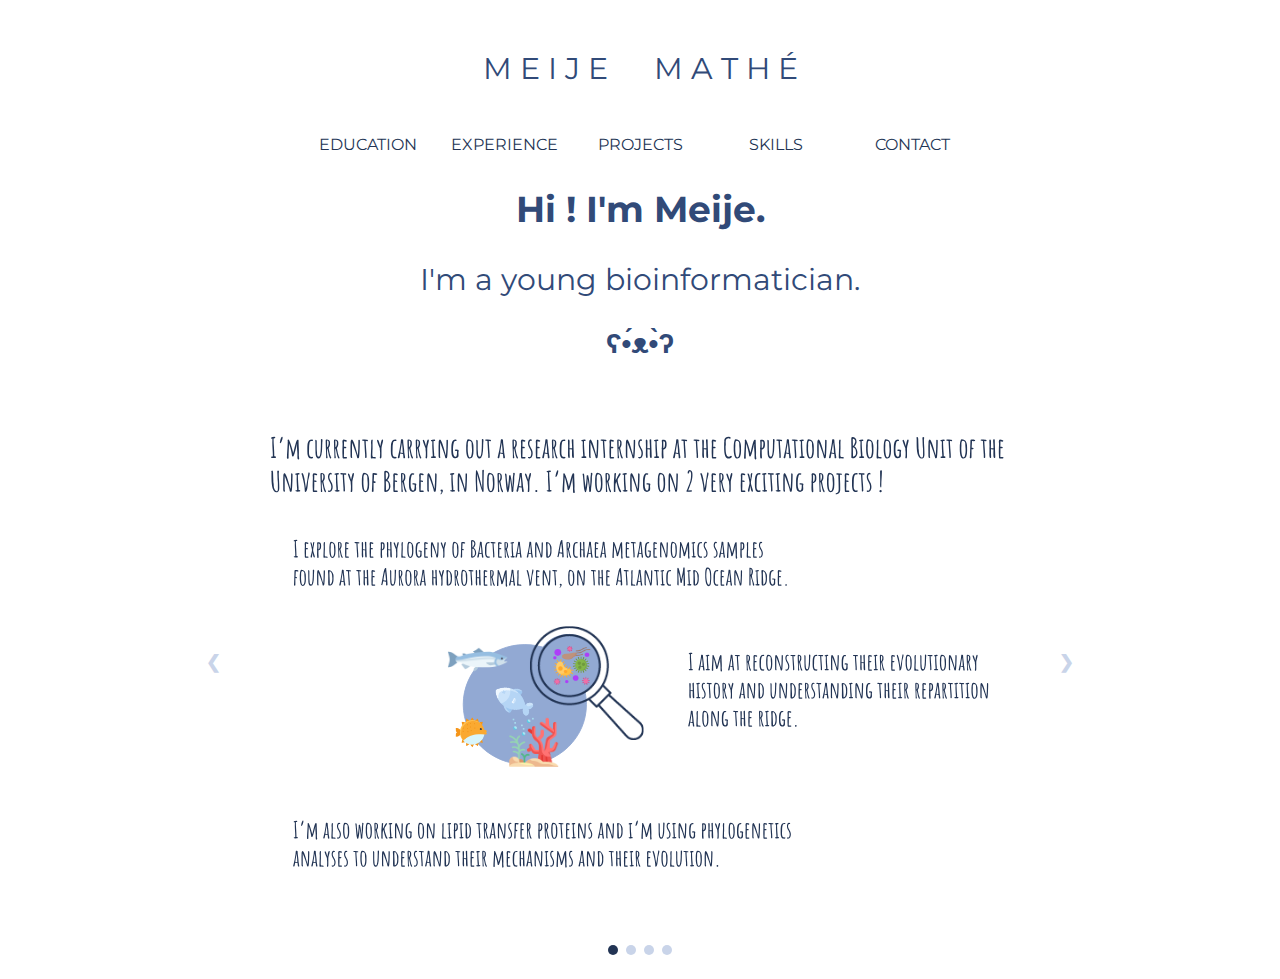
<file: index.html>
<!DOCTYPE html>
<html>
	<link rel="stylesheet" type="text/css" href="index.css"> 
	<link rel="stylesheet" href="https://cdnjs.cloudflare.com/ajax/libs/font-awesome/4.7.0/css/font-awesome.min.css">
	<link href='https://fonts.googleapis.com/css?family=Montserrat' rel='stylesheet'>
	<head>
		<meta http-equiv="Content-Type" content="text/html; charset=UTF-8">
		<title> Meije Mathé </title>
	</head>
	<body>
		<center>
			<div class="center">
				<a href = "index.html" style = "text-decoration:none">
					<p class="name"> M E I J E &emsp; M A T H É </p>
				</a>
			  	<ul class="menu">
					<li>
						<a href="education.html"> EDUCATION </a>
					</li>
					<li>
						<a href="experience.html"> EXPERIENCE </a>
					</li>
					<li>
						<a href="projects.html"> PROJECTS </a>
					</li>
					<li>
						<a href="skills.html"> SKILLS </a>
					</li>
					<li>
						<a href="contact.html"> CONTACT </a>
					</li>
				</ul>
			</div>
			<p class = "main"> <b> Hi ! I'm Meije. </b> </p>
			<p class = "main_text"> I'm a young bioinformatician. </p> 
			<p class = "bear"> <b> ʕ•́ᴥ•̀ʔ </b> </p>
			<!-- Born and raised in Chambéry (France), <br> I just graduated from a master's degree in Bioinformatics and I'm currently carrying out an internship at the University of Bergen, in Norway. 
			<br>
			Fun fact : my name is also the name of this very cool mountain in the French Alps.
			<br> -->
			<!-- <img id="meije" src="./meije.jpg" width="400"/> -->

			<!-- Slideshow container -->
			<div class="slideshow-container">

			  <!-- Full-width images with number and caption text -->
			  <div class="mySlides fade">
			    <img src="./img/slide1.svg" width="840"> 
			  </div>

			  <div class="mySlides fade">
			   <img src="./img/slide2.svg" width="840"> 
			  </div>

			  <div class="mySlides fade">
			   <img src="./img/slide3.svg" width="840"> 
			  </div>

			  <div class="mySlides fade">
			   <img src="./img/slide4.svg" width="840"> 
			  </div>

			  <!-- Next and previous buttons -->
			  <a class="prev" onclick="plusSlides(-1)">&#10094;</a>
			  <a class="next" onclick="plusSlides(1)">&#10095;</a>
			</div>
			<br>

			<!-- The dots/circles -->
			<div style="text-align:center">
			  <span class="dot" onclick="currentSlide(1)"></span>
			  <span class="dot" onclick="currentSlide(2)"></span>
			  <span class="dot" onclick="currentSlide(3)"></span>
			  <span class="dot" onclick="currentSlide(4)"></span>
			</div>
		<script>
			let slideIndex = 1;
			showSlides(slideIndex);

			function plusSlides(n) {
			  showSlides(slideIndex += n);
			}

			function currentSlide(n) {
			  showSlides(slideIndex = n);
			}

			function showSlides(n) {
			  let i;
			  let slides = document.getElementsByClassName("mySlides");
			  let dots = document.getElementsByClassName("dot");
			  if (n > slides.length) {slideIndex = 1}    
			  if (n < 1) {slideIndex = slides.length}
			  for (i = 0; i < slides.length; i++) {
			    slides[i].style.display = "none";  
			  }
			  for (i = 0; i < dots.length; i++) {
			    dots[i].className = dots[i].className.replace(" active", "");
			  }
			  slides[slideIndex-1].style.display = "block";  
			  dots[slideIndex-1].className += " active";
			}
		</script>
	</body>
</html>
</file>
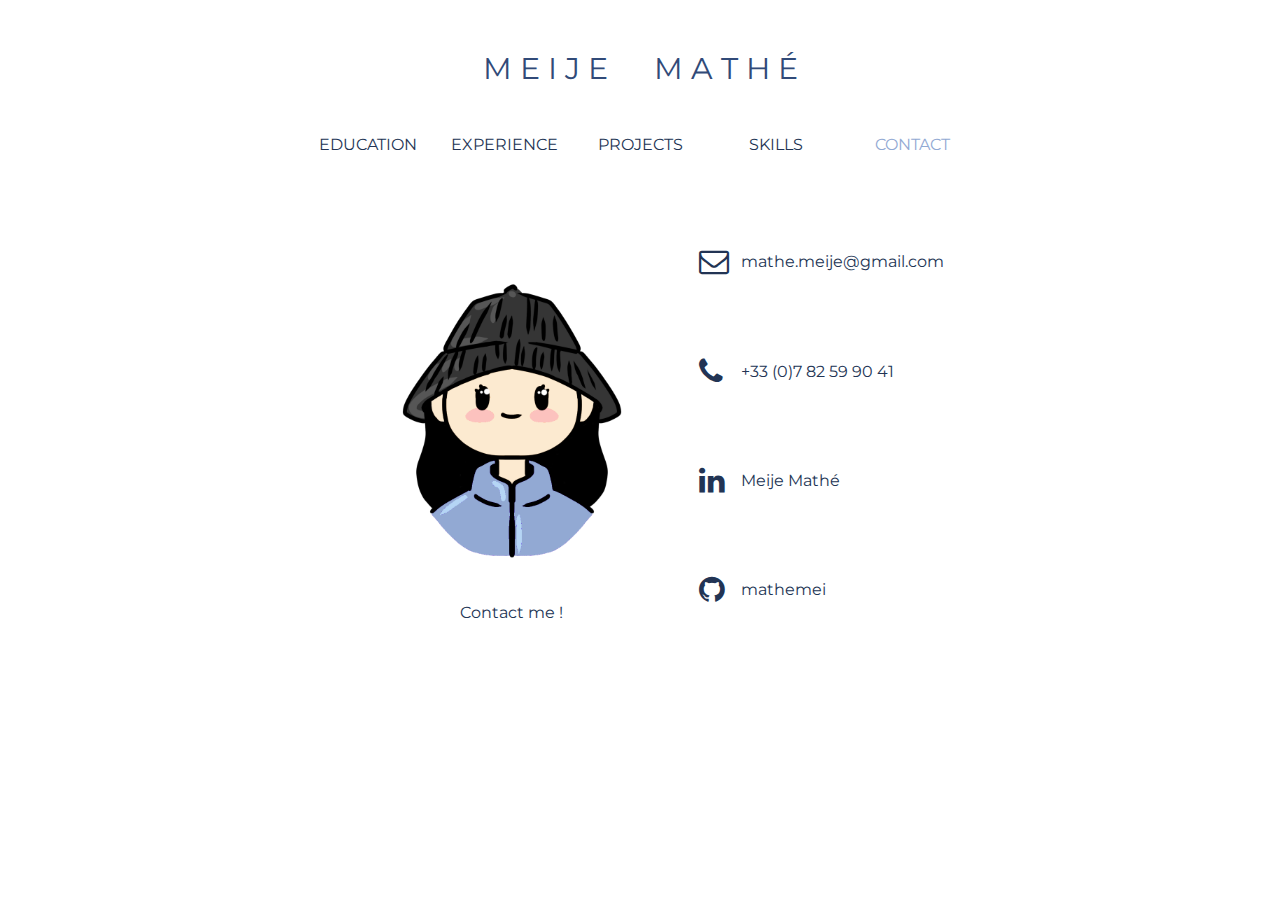
<file: contact.html>
<!DOCTYPE html>
<html>
	<link rel="stylesheet" type="text/css" href="index.css">
	<link rel="stylesheet" href="https://cdnjs.cloudflare.com/ajax/libs/font-awesome/4.7.0/css/font-awesome.min.css">
	<link href='https://fonts.googleapis.com/css?family=Montserrat' rel='stylesheet'>
	<head>
		<meta http-equiv="Content-Type" content="text/html; charset=UTF-8">
		<title> Meije Mathé </title>
	</head>
	<body>
		<center>
			<div class="center">
				<a href = "index.html" style = "text-decoration:none">
					<p class="name"> M E I J E &emsp; M A T H É </p>
				</a>
			  		<ul class="menu">
						<li>
							 <a href="education.html"> EDUCATION </a>
						</li>
						<li>
							 <a href="experience.html"> EXPERIENCE </a>
						</li>
						<li>
							<a href="projects.html"> PROJECTS </a>
						</li>
						<li>
							<a href="skills.html"> SKILLS </a>
						</li>
						<li class = "selected">
							<a href="contact.html"> CONTACT </a>
						</li>
					</ul>
				</div>
			</div>
			<div>
				<br>
				<table>
					<tr>
						<td rowspan="4">
							<img src="./img/avatar.png" width="350"> 
							<p style="font-size:36px;"> <center> Contact me ! </center><p>
						</td>
						<td>
							<p class="contact"> <i class="fa fa-envelope-o" aria-hidden="true"></i> </p> 

						</td>
						<td>
							mathe.meije@gmail.com 
						</td>
					</tr>
					<tr>
						<td>
							<p class="contact"> <i class="fa fa-phone" aria-hidden="true"></i> </p>
						</td>
						<td>
							+33 (0)7 82 59 90 41 
						</td>
					</tr>
					<tr>
						<td>
							<p class="contact"> <i class="fa fa-linkedin" aria-hidden="true"></i> </p>
						</td>
						<td>
							<a href="https://www.linkedin.com/in/meije-mathe/"  target="_blank"> Meije Mathé </a>
						</td>
					</tr>
					<tr>
						<td>
							<p class="contact"> <i class="fa fa-github" aria-hidden="true"></i> </p>
						</td>
						<td>
							<a href="https://github.com/mathemei"  target="_blank"> mathemei </a>
						</td>
					</tr>
				</table>
			</div>			 
		</center>
	</body>
</html>
</file>
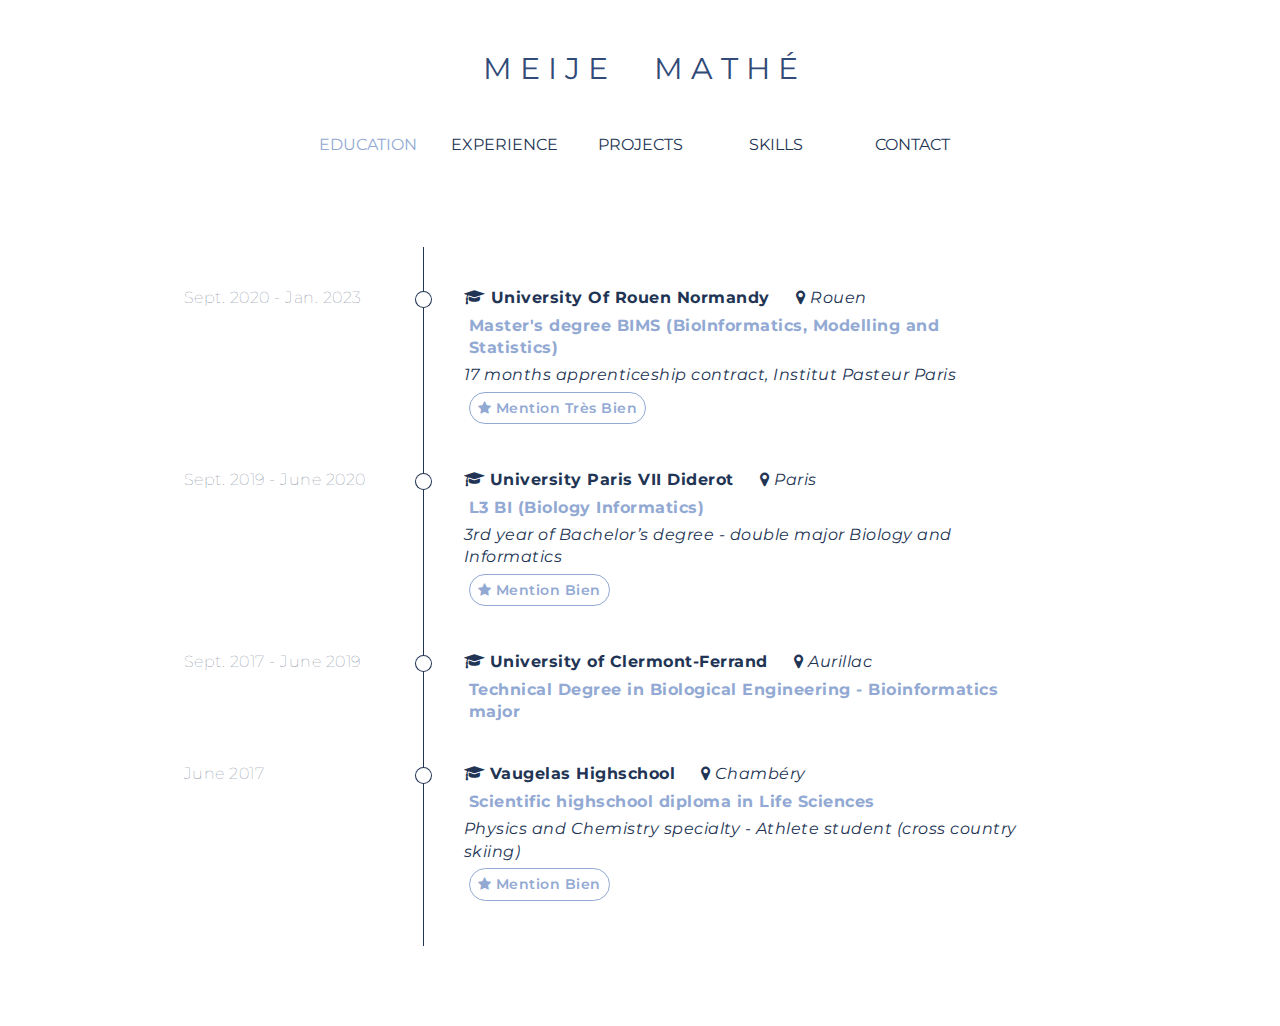
<file: education.html>
<!DOCTYPE html>
<html>
	<link rel="stylesheet" type="text/css" href="index.css">
	<link rel="stylesheet" href="https://cdnjs.cloudflare.com/ajax/libs/font-awesome/4.7.0/css/font-awesome.min.css">
	<link href='https://fonts.googleapis.com/css?family=Montserrat' rel='stylesheet'>
	<head>
		<meta http-equiv="Content-Type" content="text/html; charset=UTF-8">
		<title> Meije Mathé </title>
	</head>
	<body>
		<center>
			<div class="center">
				<a href = "index.html" style = "text-decoration:none">
					<p class="name"> M E I J E &emsp; M A T H É </p>
				</a>
			  		<ul class="menu">
						<li class = "selected">
							 <a href="education.html"> EDUCATION </a>
						</li>
						<li>
							 <a href="experience.html"> EXPERIENCE </a>
						</li>
						<li>
							<a href="projects.html"> PROJECTS </a>
						</li>
						<li>
							<a href="skills.html"> SKILLS </a>
						</li>
						<li>
							<a href="contact.html"> CONTACT </a>
						</li>
					</ul>
			</div>
		  	<div class = "timeline-content">
			  	<ul class = "timeline">
			  		<li class="event" data-date="Sept. 2020 - Jan. 2023">
			  			<i class="fa fa-graduation-cap" aria-hidden="true"> </i><b> University Of Rouen Normandy </b>
			  			&emsp; <i class="fa fa-map-marker" aria-hidden="true"></i> <i> Rouen </i> <br>
		  				<p class = "diploma"> <b> Master's degree BIMS (BioInformatics, Modelling and Statistics) </b> </p>
		  				<i> 17 months apprenticeship contract, Institut Pasteur Paris </i> <br> 
		  				<span class="mention"> <i class="fa fa-star" aria-hidden="true"></i> Mention Très Bien </span>
			  		</li>
			  		<li class="event" data-date="Sept. 2019 - June 2020">
			  			<i class="fa fa-graduation-cap" aria-hidden="true"> </i> <b> University Paris VII Diderot </b> 
			  			&emsp; <i class="fa fa-map-marker" aria-hidden="true"></i> <i> Paris </i> <br> 
			  			<p class = "diploma"> <b> L3 BI (Biology Informatics) </b> </p>
			  			<i> 3rd year of Bachelor’s degree - double major Biology and Informatics </i> <br>
			  			<span class="mention"> <i class="fa fa-star" aria-hidden="true"></i> Mention Bien </span>
			  		</li>
			  		<li class="event" data-date="Sept. 2017 - June 2019">
			  			<i class="fa fa-graduation-cap" aria-hidden="true"> </i> <b> University of Clermont-Ferrand </b> 
			  			&emsp; <i class="fa fa-map-marker" aria-hidden="true"></i> <i> Aurillac </i><br>
		  				<p class = "diploma"> <b> Technical Degree in Biological Engineering - Bioinformatics major </b> </p>
			  		</li>
			  		<li class="event" data-date="June 2017">
			  			<i class="fa fa-graduation-cap" aria-hidden="true"> </i> <b> Vaugelas Highschool</b>
			  			&emsp; <i class="fa fa-map-marker" aria-hidden="true"></i> <i> Chambéry </i><br>
						<p class = "diploma"> <b> Scientific highschool diploma in Life Sciences </b> </p>
						<i> Physics and Chemistry specialty - Athlete student (cross country skiing) </i> <br>
						<span class="mention"> <i class="fa fa-star" aria-hidden="true"></i> Mention Bien </span>
			  		</li>
			  	</ul>
	  		</div>
	  	</center>
	</body>
</html>
</file>
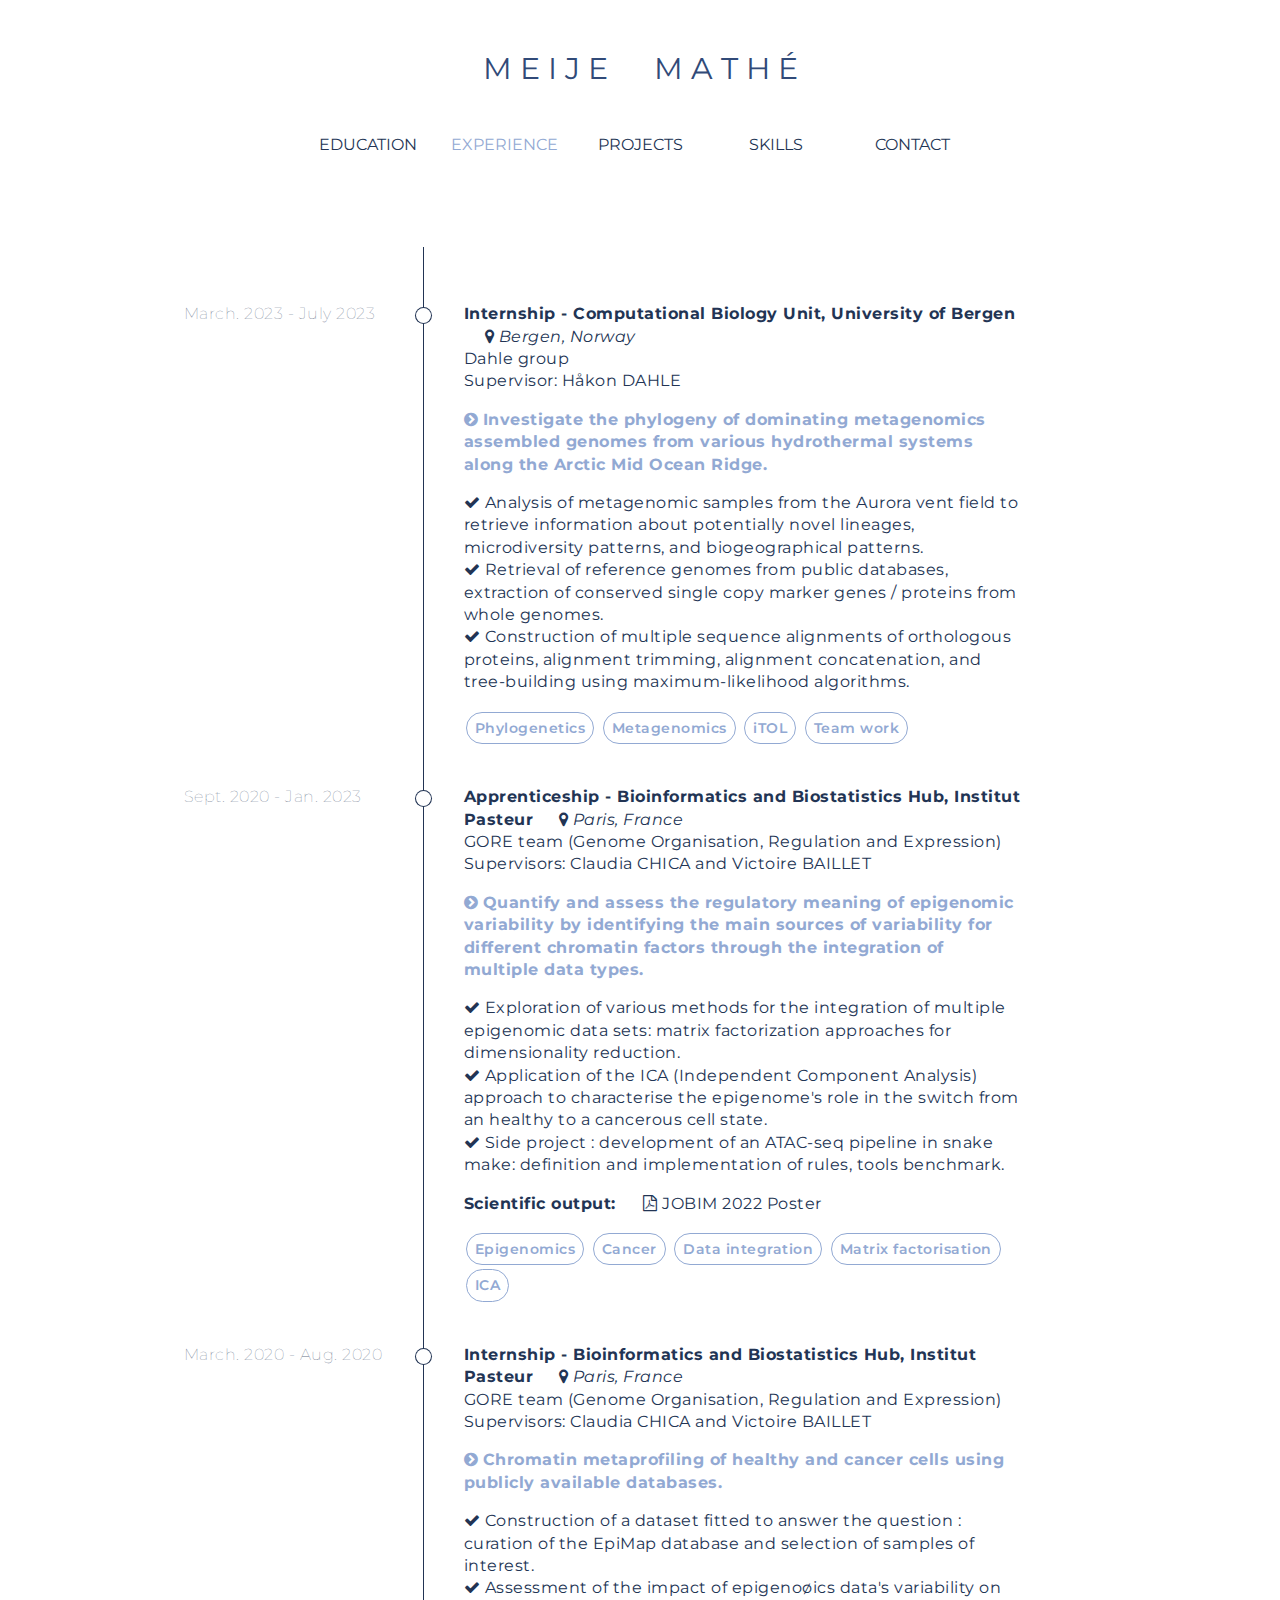
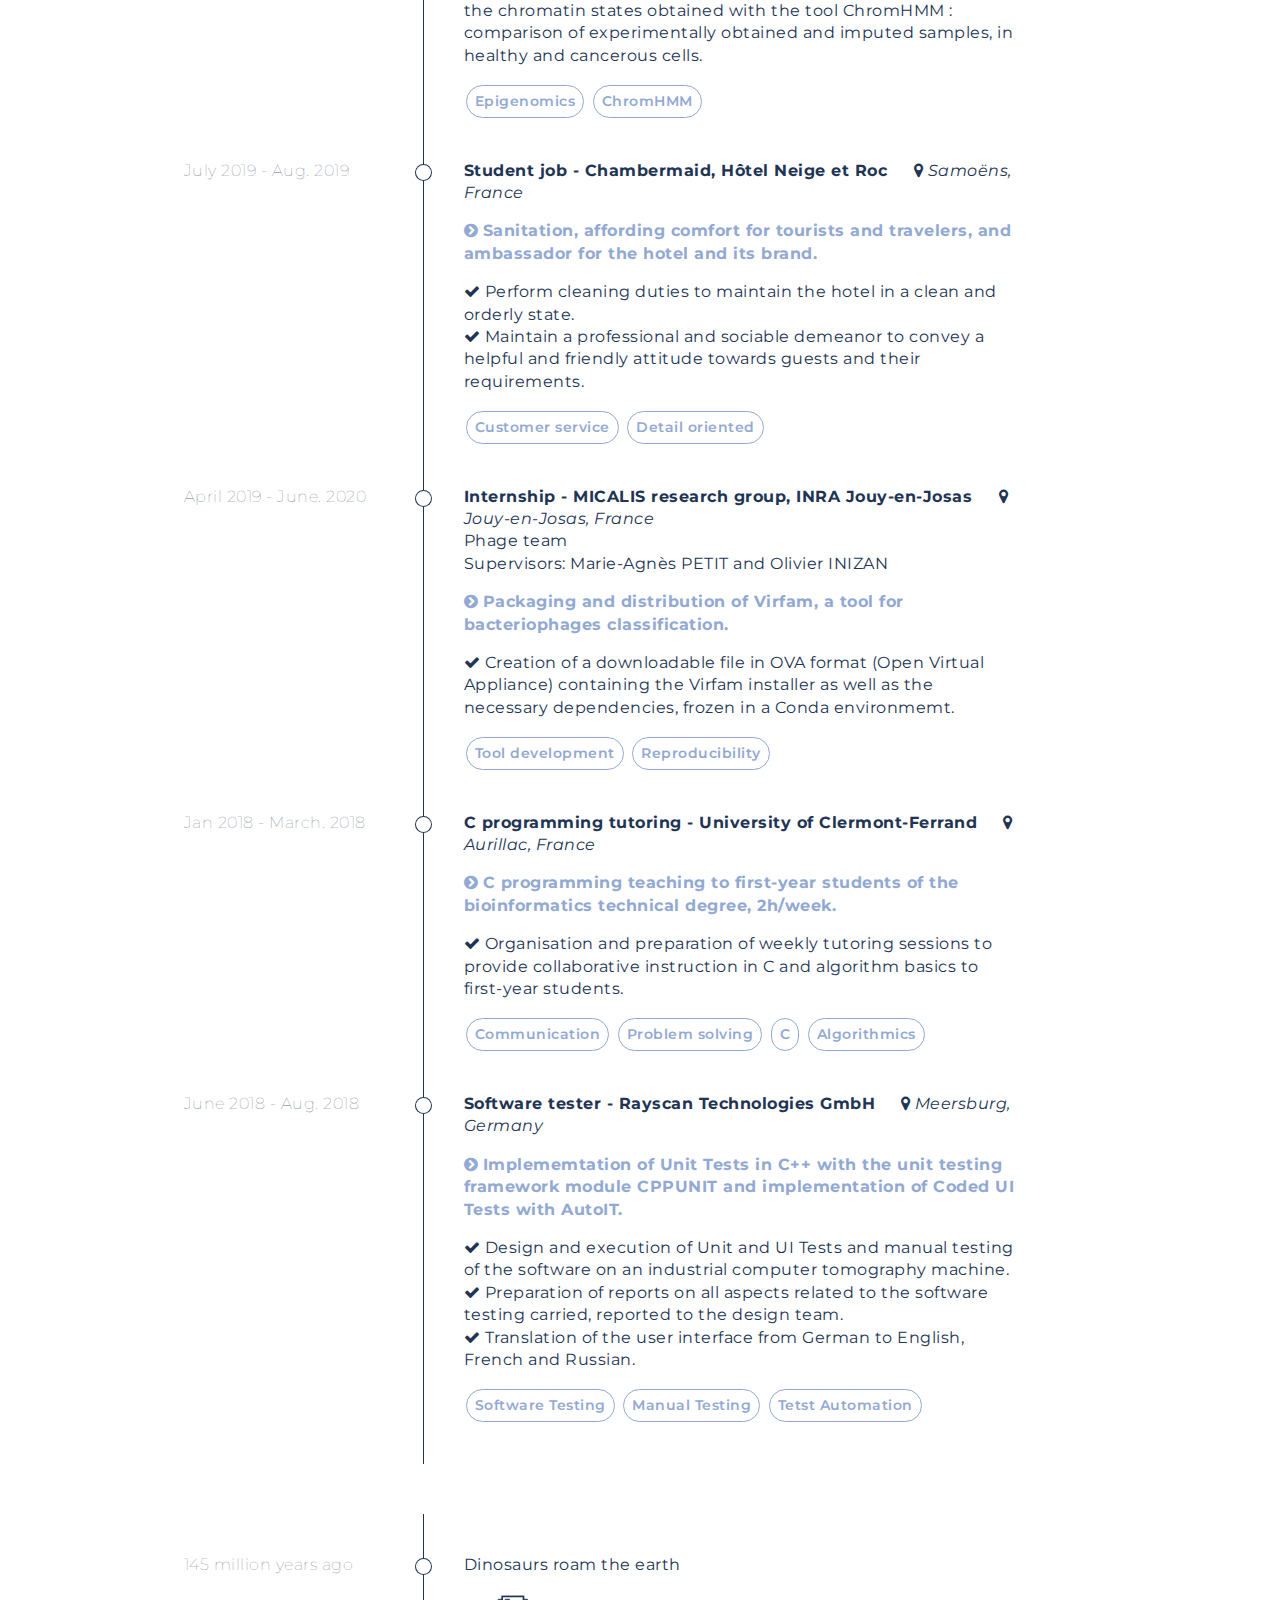
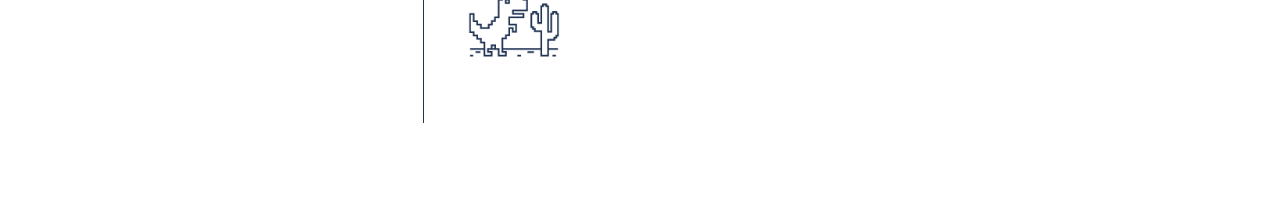
<file: experience.html>
<!DOCTYPE html>
<html>
	<link rel="stylesheet" type="text/css" href="index.css">
	<link rel="stylesheet" href="https://cdnjs.cloudflare.com/ajax/libs/font-awesome/4.7.0/css/font-awesome.min.css">
	<link href='https://fonts.googleapis.com/css?family=Montserrat' rel='stylesheet'>
	<head>
		<meta http-equiv="Content-Type" content="text/html; charset=UTF-8">
		<title> Meije Mathé </title>
	</head>
	<body>
		<center>
			<div class="center">
				<a href = "index.html" style = "text-decoration:none">
					<p class="name"> M E I J E &emsp; M A T H É </p>
				</a>
			  		<ul class="menu">
						<li>
							 <a href="education.html"> EDUCATION </a>
						</li>
						<li class = "selected">
							 <a href="experience.html"> EXPERIENCE </a>
						</li>
						<li>
							<a href="projects.html"> PROJECTS </a>
						</li>
						<li>
							<a href="skills.html"> SKILLS </a>
						</li>
						<li>
							<a href="contact.html"> CONTACT </a>
						</li>
					</ul>
			</div>
			<div class = "timeline-content">
			  	<ul class = "timeline">
			  		<li class="event" data-date="March. 2023 - July 2023 ">
			  			<p> 
			  				<b> Internship - <a href="https://www.cbu.uib.no/"  target="_blank"> Computational Biology Unit</a>, University of Bergen</b> 
			  				&emsp; <i class="fa fa-map-marker" aria-hidden="true"></i> <i> Bergen, Norway </i> <br> 
			  				Dahle group <br> 
			  				Supervisor: Håkon DAHLE <br>
			  			</p>
			  			<p class = "subject"> <i class="fa fa-chevron-circle-right" aria-hidden="true"></i> <b>  Investigate the phylogeny of dominating metagenomics assembled genomes from various hydrothermal systems along the Arctic Mid Ocean Ridge.</b> </p>
			  			<p>
			  				<i class="fa fa-check" aria-hidden="true"></i> Analysis of metagenomic samples from the Aurora vent field to retrieve information about potentially novel lineages, microdiversity patterns, and biogeographical patterns. <br> 
			  				<i class="fa fa-check" aria-hidden="true"></i> Retrieval of reference genomes from public databases, extraction of conserved single copy marker genes / proteins from whole genomes. <br> 
			  				<i class="fa fa-check" aria-hidden="true"></i> Construction of multiple sequence alignments of orthologous proteins, alignment trimming, alignment concatenation, and tree-building using maximum-likelihood algorithms. <br>
			  			</p>
			  			<span class="tag"> Phylogenetics </span> 
			  			<span class="tag"> Metagenomics </span> 
			  			<span class="tag"> iTOL </span> 
			  			<span class="tag"> Team work </span>
			  		</li>
			  		<li class="event" data-date="Sept. 2020 - Jan. 2023">
			  			<p> 
			  				<b> Apprenticeship - <a href="https://research.pasteur.fr/en/team/bioinformatics-and-biostatistics-hub/" target="_blank">Bioinformatics and Biostatistics Hub</a>, Institut Pasteur</b> 
			  				&emsp; <i class="fa fa-map-marker" aria-hidden="true"></i> <i> Paris, France </i> <br>
			  				GORE team (Genome Organisation, Regulation and Expression) <br> 
			  				Supervisors: Claudia CHICA and Victoire BAILLET <br>
			  			</p>
			  			<p class = "subject"> <i class="fa fa-chevron-circle-right" aria-hidden="true"></i> <b> Quantify and assess the regulatory meaning of epigenomic variability by identifying the main sources of variability for different chromatin factors through the integration of multiple data types. </b> </p>
			  			<p> 
			  				<i class="fa fa-check" aria-hidden="true"></i> Exploration of various methods for the integration of multiple epigenomic data sets: matrix factorization approaches for dimensionality reduction. <br> 
			  				<i class="fa fa-check" aria-hidden="true"></i> Application of the ICA (Independent Component Analysis) approach to characterise the epigenome's role in the switch from an healthy to a cancerous cell state. <br>
			  				<i class="fa fa-check" aria-hidden="true"></i> Side project : development of an ATAC-seq pipeline in snake make: definition and implementation of rules, tools benchmark. 
			  			</p>
			  			<p>
			  				<b> Scientific output: &emsp; </b>
			  				<i class="fa fa-file-pdf-o" aria-hidden="true"></i> <a href="./docs/poster_JOBIM_2022.pdf" target="_blank">JOBIM 2022 Poster</a>  <!-- &emsp;
			  				<i class="fa fa-file-pdf-o" aria-hidden="true"></i> <a href="newsletter_01.pdf" target="_blank">ISMB 2022 Poster</a>  -->
			  			</p>
		  				<span class="tag"> Epigenomics </span>
		  				<span class="tag"> Cancer </span>
			  			<span class="tag"> Data integration </span>
			  			<span class="tag"> Matrix factorisation </span>
			  			<span class="tag"> ICA </span>
			  		</li>
			  		<li class="event" data-date="March. 2020 - Aug. 2020">
			  			<p> 
			  				<b> Internship -  <a href="https://research.pasteur.fr/en/team/bioinformatics-and-biostatistics-hub/" target="_blank">Bioinformatics and Biostatistics Hub</a>, Institut Pasteur</b>
			  				&emsp; <i class="fa fa-map-marker" aria-hidden="true"></i> <i> Paris, France </i> <br>
			  				GORE team (Genome Organisation, Regulation and Expression) <br> 
			  				Supervisors: Claudia CHICA and Victoire BAILLET <br>
			  			</p>
			  			<p class = "subject"> <i class="fa fa-chevron-circle-right" aria-hidden="true"></i> <b> Chromatin metaprofiling of healthy and cancer cells using publicly available databases. </b> </p>
			  			<p> 
			  				<i class="fa fa-check" aria-hidden="true"></i> Construction of a dataset fitted to answer the question : curation of the EpiMap database and selection of samples of interest. <br> 
			  				<i class="fa fa-check" aria-hidden="true"></i> Assessment of the impact of epigenoøics data's variability on the chromatin states obtained with the tool ChromHMM : comparison of experimentally obtained and imputed samples, in healthy and cancerous cells. 
			  			</p>
			  			<span class="tag"> Epigenomics </span>
			  			<span class="tag"> ChromHMM </span>
			  		</li>
			  		<li class="event" data-date="July 2019 - Aug. 2019">
			  			<p> 
			  				<b> Student job - Chambermaid, Hôtel Neige et Roc </b> 
			  				&emsp; <i class="fa fa-map-marker" aria-hidden="true"></i> <i> Samoëns, France </i> <br>
			  			</p>
			  			<p class = "subject"> <i class="fa fa-chevron-circle-right" aria-hidden="true"></i> <b> Sanitation, affording comfort for tourists and travelers, and ambassador for the hotel and its brand. </b> </p>
			  			<p> 
			  				<i class="fa fa-check" aria-hidden="true"></i> Perform cleaning duties to maintain the hotel in a clean and orderly state. <br> 
			  				<i class="fa fa-check" aria-hidden="true"></i> Maintain a professional and sociable demeanor to  convey a helpful and friendly attitude towards guests and their requirements.
			  			</p>
		  				<span class="tag"> Customer service </span>
			  			<span class="tag"> Detail oriented </span>
			  		</li>
			  		<li class="event" data-date="April 2019 - June. 2020">
			  			<p> 
			  				<b> Internship - <a href="https://www.micalis.fr/" target="_blank"> MICALIS research group</a>, INRA Jouy-en-Josas </b> 
			  				&emsp; <i class="fa fa-map-marker" aria-hidden="true"></i> <i> Jouy-en-Josas, France </i> <br> 
			  				Phage team <br>
			  				Supervisors: Marie-Agnès PETIT and Olivier INIZAN
			  			</p>
			  			<p class = "subject"> <i class="fa fa-chevron-circle-right" aria-hidden="true"></i> <b> Packaging and distribution of Virfam, a tool for bacteriophages classification. </b> </p>
			  			<p> 
			  				<i class="fa fa-check" aria-hidden="true"></i> Creation of a downloadable file in OVA format (Open Virtual Appliance) containing the Virfam installer as well as the necessary dependencies, frozen in a Conda environmemt. <br>
			  			</p>
			  			<span class="tag"> Tool development </span>
			  			<span class="tag"> Reproducibility </span>
			  		</li>
			  		<li class="event" data-date="Jan 2018 - March. 2018">
			  			<p>
			  				<b> C programming tutoring - University of Clermont-Ferrand</b>
			  				&emsp; <i class="fa fa-map-marker" aria-hidden="true"></i> <i> Aurillac, France </i> <br> 
			  			</p>
			  			<p class = "subject"> <i class="fa fa-chevron-circle-right" aria-hidden="true"></i> <b> C programming teaching to first-year students of the bioinformatics technical degree, 2h/week. </b> </p>
			  			<p>
			  				<i class="fa fa-check" aria-hidden="true"></i> Organisation and preparation of weekly tutoring sessions to provide collaborative instruction in C and algorithm basics to first-year students. <br>
			  			</p>
						<span class="tag"> Communication </span>
						<span class="tag"> Problem solving </span>
						<span class="tag"> C </span>
						<span class="tag"> Algorithmics </span>
			  		</li>
			  		<li class="event" data-date="June 2018 - Aug. 2018">
			  			<p>
			  				<b> Software tester - Rayscan Technologies GmbH</b> 
			  				&emsp; <i class="fa fa-map-marker" aria-hidden="true"></i> <i> Meersburg, Germany </i> <br> 
			  			</p>
			  			<p class = "subject"> <i class="fa fa-chevron-circle-right" aria-hidden="true"></i> <b> Implememtation of Unit Tests in C++ with the unit testing framework module CPPUNIT and implementation of Coded UI Tests with AutoIT. </b> </p>
			  			<p>
			  				<i class="fa fa-check" aria-hidden="true"></i> Design and execution of Unit and UI Tests and manual testing of the software on an industrial computer tomography machine. <br>
			  				<i class="fa fa-check" aria-hidden="true"></i> Preparation of reports on all aspects related to the software testing carried, reported to the design team. <br>
			  				<i class="fa fa-check" aria-hidden="true"></i> Translation of the user interface from German to English, French and Russian.<br>
			  			</p>
			  			<span class="tag"> Software Testing </span>
			  			<span class="tag"> Manual Testing </span>
			  			<span class="tag"> Tetst Automation </span>
			  		</li>
			  	</ul>
	  		
			  	<ul class = "timeline">
			  		<li class="event" data-date="145 million years ago"> 
			  			Dinosaurs roam the earth <br>
			  			<img src="./img/dino.png" width="100"> 
			  		</li>
			  	</ul>
			 </div>
		</center>
	</body>
</html>
</file>
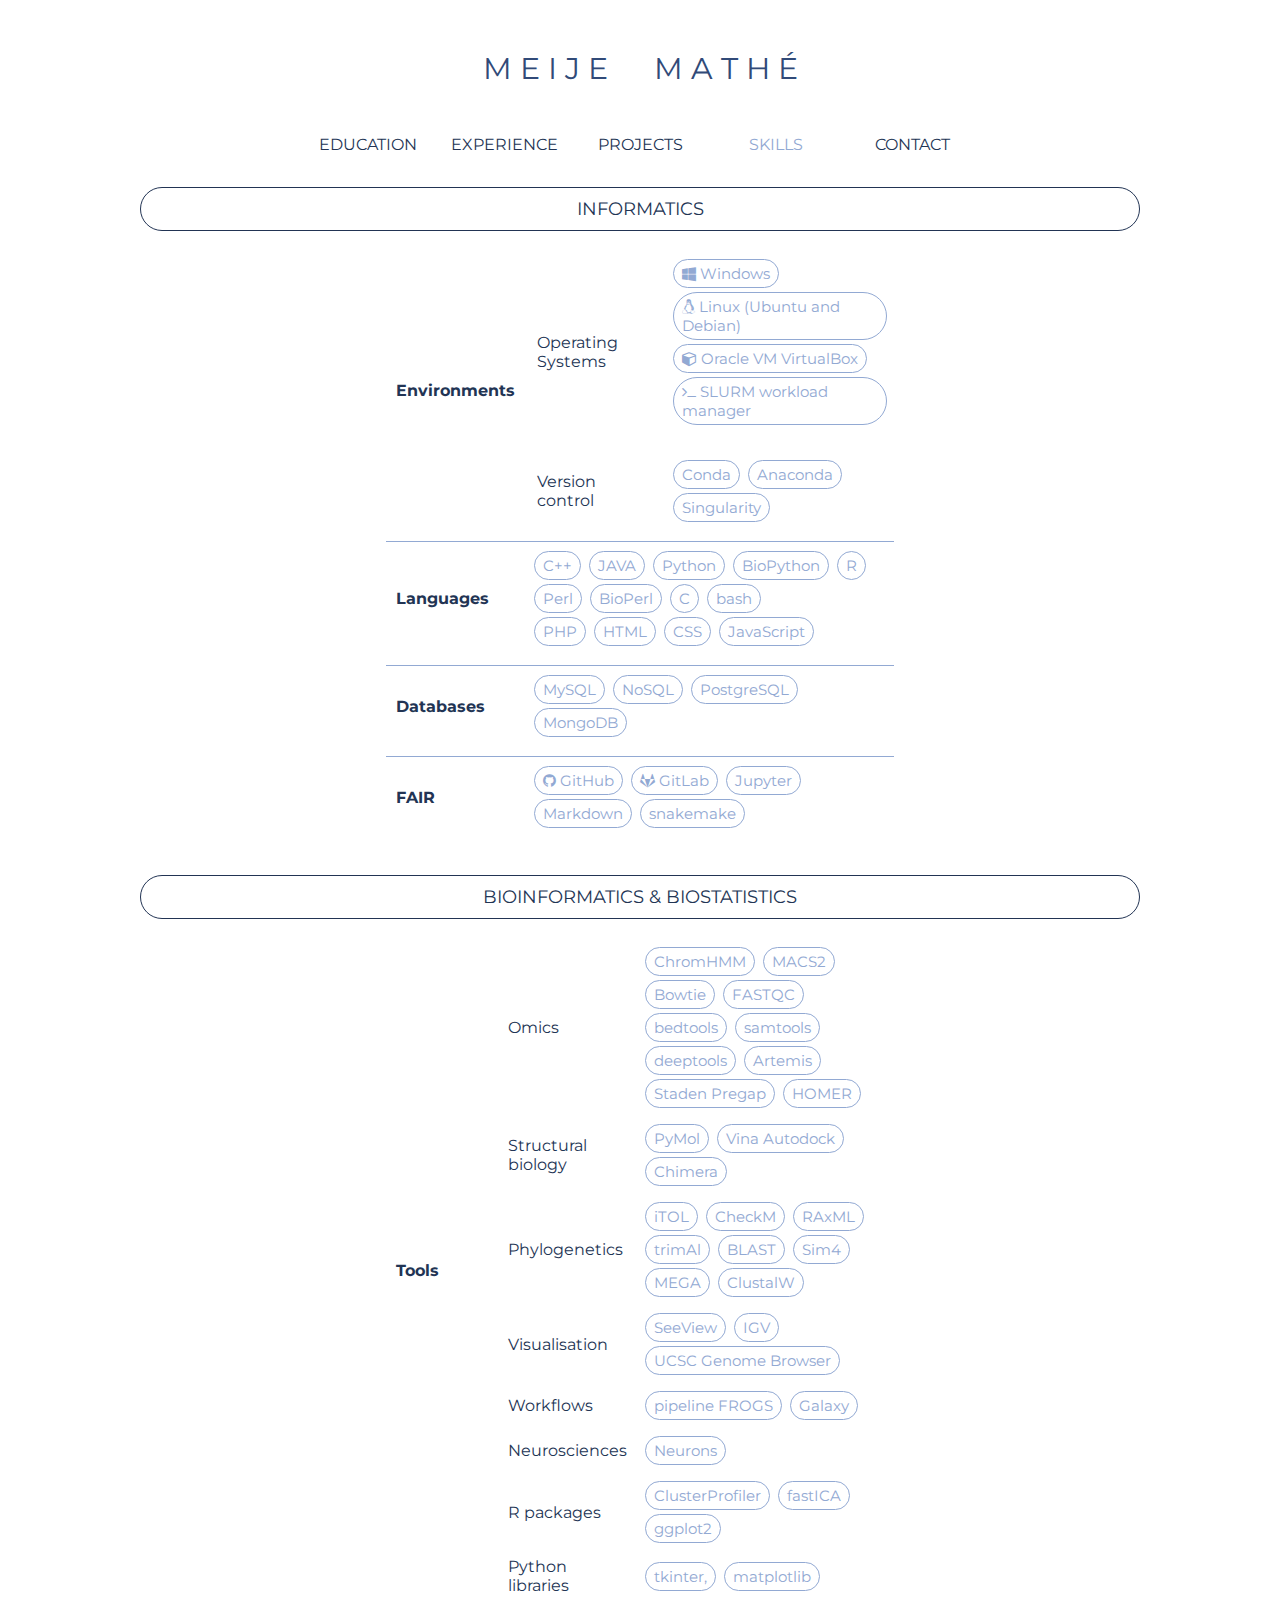
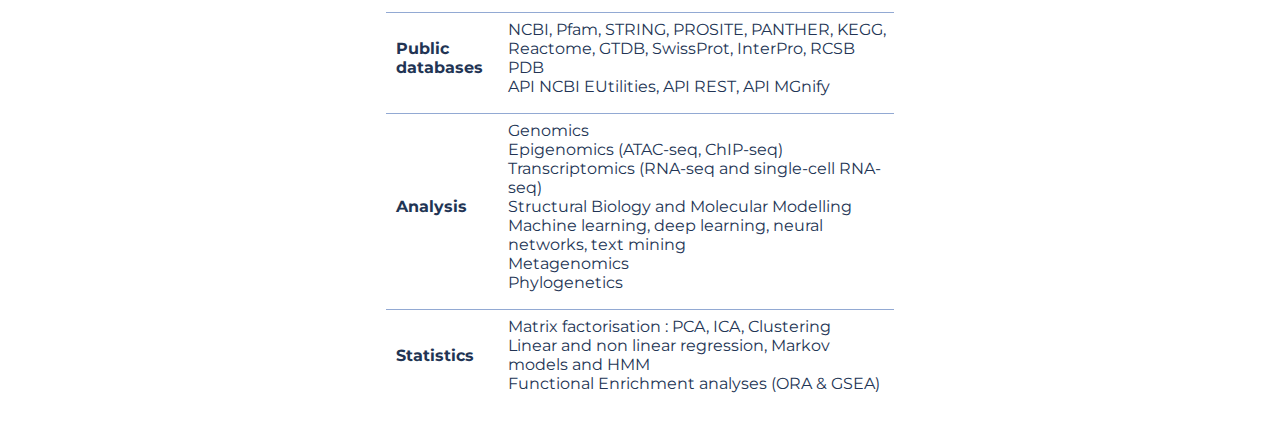
<file: skills.html>
<!DOCTYPE html>
<html>
	<link rel="stylesheet" type="text/css" href="index.css">
	<link rel="stylesheet" href="https://cdnjs.cloudflare.com/ajax/libs/font-awesome/4.7.0/css/font-awesome.min.css">
	<link href='https://fonts.googleapis.com/css?family=Montserrat' rel='stylesheet'>
	<head>
		<meta http-equiv="Content-Type" content="text/html; charset=UTF-8">
		<title> Meije Mathé </title>
	</head>
	<body>
		<center>
			<div class="center">
				<a href = "index.html" style = "text-decoration:none">
					<p class="name"> M E I J E &emsp; M A T H É </p>
				</a>
			  		<ul class="menu">
						<li>
							 <a href="education.html"> EDUCATION </a>
						</li>
						<li>
							 <a href="experience.html"> EXPERIENCE </a>
						</li>
						<li>
							<a href="projects.html"> PROJECTS </a>
						</li>
						<li class = "selected">
							<a href="skills.html"> SKILLS </a>
						</li>
						<li>
							<a href="contact.html"> CONTACT </a>
						</li>
					</ul>
			</div>
			<div class="skills-category">
				INFORMATICS
			</div>
			<br>
				<table style="width:50%">
					<tr>
						<td rowspan="2">
							<p class="skills-title"> <b> Environments </b> </p>
						</td>
						<td>
							<p class="skills-title"> Operating Systems </p>
						</td>
						<td>
							<span class="skills-item"> <i class="fa fa-windows" aria-hidden="true"></i> Windows </span> 
							<span class="skills-item"> <i class="fa fa-linux" aria-hidden="true"></i> Linux (Ubuntu and Debian) </span> <br>
							<span class="skills-item"> <i class="fa fa-cube" aria-hidden="true"></i> Oracle VM VirtualBox </span> <br>
							<span class="skills-item"> <i class="fa fa-terminal" aria-hidden="true"></i> SLURM workload manager </span>
							&emsp; &emsp; &emsp; &emsp; &emsp;
						</td>
					</tr>
					<tr>
						<td>
							<p class="skills-title"> Version control </p>
						</td>
						<td>
							<span class="skills-item"> Conda </span>
							<span class="skills-item"> Anaconda </span>
							<span class="skills-item"> Singularity </span> <br>
						</td>
					</tr>
					<tr>
						<td class="table-separator" colspan="3">
						</td>
					</tr>
					<tr>
						<td> 
							<p class="skills-title"> <b> Languages </b> </p>
						</td>
						<td colspan="2">
							<span class="skills-item"> C++ </span> 
							<span class="skills-item"> JAVA </span>
							<span class="skills-item"> Python </span> 
							<span class="skills-item"> BioPython </span>
							<span class="skills-item"> R </span>
							<span class="skills-item"> Perl </span>
							<span class="skills-item"> BioPerl </span>
							<span class="skills-item"> C </span>
							<span class="skills-item"> bash </span> <br>
							<span class="skills-item"> PHP </span>
							<span class="skills-item"> HTML </span>
							<span class="skills-item"> CSS </span>
							<span class="skills-item"> JavaScript </span>
						</td>
					</tr>
					<tr>
						<td class="table-separator" colspan="3">
						</td>
					</tr>
					<tr> 
						<td>
							<p class="skills-title"> <b> Databases </b> </p>
						</td>
						<td colspan="2">
							<span class="skills-item"> MySQL </span>
							<span class="skills-item"> NoSQL </span>
							<span class="skills-item"> PostgreSQL </span>
							<span class="skills-item"> MongoDB </span>
						</td>
					</tr>
					<tr>
						<td class="table-separator" colspan="3">
						</td>
					</tr>
					<tr>
						<td>
							<p class="skills-title"> <b> FAIR </b> </p>
						</td>
						<td colspan="2">
							<span class="skills-item"> <i class="fa fa-github" aria-hidden="true"></i> GitHub </span>
							<span class="skills-item"> <i class="fa fa-gitlab" aria-hidden="true"></i> GitLab </span>
							<span class="skills-item"> Jupyter </span>
							<span class="skills-item"> Markdown </span>
							<span class="skills-item"> snakemake </span>
						</td>
					</tr>
				</table>
			<br>
			<br>
			<div class="skills-category">
				BIOINFORMATICS & BIOSTATISTICS
			</div>
			<br>
			<table style="width:50%">
				<tr> 
					<td rowspan="8">
						<p class="skills-title"> <b> Tools </b> </p>
					</td>
					<td>
						Omics
					</td>
					<td>
						<span class="skills-item"> ChromHMM </span>
						<span class="skills-item"> MACS2 </span>
						<span class="skills-item"> Bowtie </span>
						<span class="skills-item"> FASTQC </span>
						<span class="skills-item"> bedtools </span> 
						<span class="skills-item"> samtools </span>
						<span class="skills-item"> deeptools </span>
						<span class="skills-item"> Artemis </span>
						<span class="skills-item"> Staden Pregap </span>
						<span class="skills-item"> HOMER </span>
					</td>
				</tr>
				<tr>
					<td>
						Structural biology
					</td>
					<td>
						<span class="skills-item"> PyMol </span>
						<span class="skills-item"> Vina Autodock </span>
						<span class="skills-item"> Chimera </span>
					</td>
				</tr>
				<tr> 
					<td>
						Phylogenetics
					</td>
					<td>
						<span class="skills-item"> iTOL </span>
						<span class="skills-item"> CheckM </span>
						<span class="skills-item"> RAxML </span> 
						<span class="skills-item"> trimAl </span>
						<span class="skills-item"> BLAST </span>
						<span class="skills-item"> Sim4 </span>
						<span class="skills-item"> MEGA </span>
						<span class="skills-item"> ClustalW </span> 
					</td>
				</tr>
				<tr>
					<td>
						Visualisation
					</td>
					<td>
						<span class="skills-item"> SeeView </span>
						<span class="skills-item"> IGV </span>
						<span class="skills-item"> UCSC Genome Browser </span>
					</td>
				</tr>
				<tr>
					<td>
						Workflows
					</td>
					<td>
						<span class="skills-item"> pipeline FROGS </span>
						<span class="skills-item"> Galaxy </span>
					</td>
				</tr>
				<tr>
					<td>
						Neurosciences
					</td>
					<td> 
						<span class="skills-item"> Neurons </span>
					</td>
				</tr>
				<tr>
					<td>
						R packages
					</td>
					<td>
						<span class="skills-item"> ClusterProfiler </span>
						<span class="skills-item"> fastICA </span>
						<span class="skills-item"> ggplot2 </span>
					</td>
				</td>
				<tr>
					<td>
						Python libraries
					</td>
					<td>
						<span class="skills-item"> tkinter, </span>
						<span class="skills-item"> matplotlib </span>
					</td>
				</td>
				<tr>
						<td class="table-separator" colspan="3">
						</td>
					</tr>
				<tr>
					<td>
						<p class="skills-title"> <b> Public databases </b> </p>
					</td>
					<td colspan="2">
						NCBI, Pfam, STRING, PROSITE, PANTHER, KEGG, Reactome, GTDB, SwissProt, InterPro, RCSB PDB <br> 
						API NCBI EUtilities, API REST, API MGnify
					</td>
				</tr>
				<tr>
					<td class="table-separator" colspan="3">
					</td>
				</tr>
				<tr>
					<td>
						<p class="skills-title"> <b> Analysis </b> </p>
					</td>
					<td colspan="2">
						Genomics <br>
						Epigenomics (ATAC-seq, ChIP-seq) <br>
						Transcriptomics (RNA-seq and single-cell RNA-seq) <br>
						Structural Biology and Molecular Modelling <br>
						Machine learning, deep learning, neural networks, text mining <br>
						Metagenomics <br>
						Phylogenetics <br>
					</td>
				</tr>
				<tr>
					<td class="table-separator" colspan="3">
						</td>
					</tr>
				<tr>
					<td>
						<p class="skills-title"> <b> Statistics </b> </p>
					</td>
					<td colspan="2">
						Matrix factorisation : PCA, ICA, Clustering <br>
						Linear and non linear regression, Markov models and HMM <br>
						Functional Enrichment analyses (ORA & GSEA)
					</td>
				</tr>
			</table>
			<br>
		</center>
	</body>
</html>
</file>
<file: index.css>
body {
    display: inline-block;
    font-family: Montserrat;
    margin: 20px auto;
    width:80%;
    margin-left:10%;
    margin-right:10%;
    color : #223454;
}

* {
  box-sizing: border-box;
}

.center {
  margin: auto;
  text-align: center;
  display: block;
  justify-content: center; 
}

/* menu */
.menu {
    display: flex;
    padding:0;
    justify-content: center; 
}

.menu li {
    list-style-type: none;
}

.menu a {
    display:block;
    min-width: 120px;
    text-align: center;
    margin: 0.5rem;
    padding: 0.6rem 0;
    text-decoration: none;
    color: #223454;
}

.menu a:hover {
  color: #92a9d3;
}

.menu li.selected a{
    color: #92a9d3;
}

.timeline a{
    text-decoration: none;
    color: #223454;
} 

.timeline a:hover {
  color: #92a9d3;
}

td, tr {
  padding: 5px;
}

td.table-separator {
    border-bottom: 1px solid #92a9d3;
    padding: 5px;
}

.name{
    font-size:30px;
    color: #314A78;
    text-decoration: none;
}

.main{
    font-size:36px;
    color: #314A78;
    padding: 0px;
    margin: 0px;
}

.main_text {
    font-size:30px;
    color: #314A78;
}

.bear {
    font-family: arial, sans-serif;
    font-size: 28px;
    color: #314A78;
    width: 200px;
    transition: transform .2s;
}

.bear:hover {
  transform: scale(2);
}

.subject {
    margin : 0px;
    font-size: 16px;
    color: #92a9d3;
    display: inline-block;
}

.diploma{
    margin : 5px;
    font-size: 16px;
    color: #92a9d3;
}

/* Slideshow container */
.slideshow-container {
  max-width: 900px;
  position: relative;
  margin: 0px auto;
}

/* Next & previous buttons */
.prev, .next {
  cursor: pointer;
  position: absolute;
  top: 50%;
  width: auto;
  padding: 16px;
  margin-top: -20px;
  color: #c9d4e9;
  font-weight: bold;
  font-size: 18px;
  transition: 0.6s ease;
  user-select: none;
}

/* Position the "next button" to the right */
.next {
  right: 0;
  border-radius: 3px 0 0 3px;
}

.prev {
    left : 0;
}

/* On hover, add a black background color with a little bit see-through */
.prev:hover, .next:hover {
  color: #223454;
}

/* The dots/bullets/indicators */
.dot {
  cursor: pointer;
  height: 10px;
  width: 10px;
  margin: 0 2px;
  background-color: #c9d4e9;
  border-radius: 50%;
  display: inline-block;
  transition: background-color 0.6s ease;
}

.active, .dot:hover {
  background-color: #223454;
}

/* Fading animation */
.fade {
  animation-name: fade;
  animation-duration: 1.5s;
}

@keyframes fade {
  from {opacity: .4} 
  to {opacity: 2}
}



/*timeline*/

.timeline-content {
  margin-left: 20%;
  width: 80%;
  padding: 10px;
}

.timeline {
  border-left: 1px solid #223454;
  border-bottom-right-radius: 4px;
  border-top-right-radius: 4px;    
  margin: 50px auto;  
  letter-spacing: 0.5px;   
  position: relative;  
  padding: 40px;   
  list-style: none;
  text-align: left;  
  line-height: 1.4em;
  max-width: 80%; 
}

.event {
    padding-bottom: 50px * 0.5;
    margin-bottom: 40px;  
    position: relative;
}


.event:last-of-type { 
    padding-bottom: 0;
    margin-bottom: 0; 
    border: none;      
}


.event:before, .event:after {
    position: absolute;
    display: block;
    top: 0;
}


.event:before {
    left: -280px;      
    content: attr(data-date);
    white-space: pre;
    text-align: center;
    font-weight: 100;   
    opacity: 0.7; 
}

.event:after {
      box-shadow: 0 0 0 1px #223454;    
      left: -48px;        
      background: white;    
      border-radius: 50%;  
      height: 15px;
      width: 15px;
      content: "";
      top: 5px;
    }


/*flip cards*/
.scene {
  display: inline-block;
  width: 400px;
  height: 300px;
  margin: 10px 10px;
  perspective: 800px;
}

.card {
  position: relative;
  width: 100%;
  height: 100%;
  cursor: pointer;
  transform-style: preserve-3d;
  transform-origin: center right;
  transition: transform 1s;
}

.card:hover {
    transform: scale(1.05);
}

.card.is-flipped {
  transform: translateX(-100%) rotateY(-180deg);
}

.card__face {
  position: absolute;
  width: 100%;
  height: 100%;
  text-align: left;
  backface-visibility: hidden;
  border-radius: 25px;
}

.card__face--front {
    font-size: 18px;
    border: solid #314A78 1px;
    padding : 20px;
    color: #223454;
   font-family: 'Montserrat';
   font-weight: 300;
}

.card__face--back {
    font-size: 15px;
  background: #92a9d3;
  transform: rotateY(180deg);
  padding : 20px;
  color : white;
}

.card__face--back a{
    text-decoration: none;
    color: white;
}

.link{
    padding: 4px 8px;
    border: 1px solid white;
    border-radius: 50px;
    margin : 2px;
    font-size: 14px;
    font-weight: 600;
    color: white;
    display: inline-block;
}

.tag {
  padding: 4px 8px;
  border: 1px solid #92a9d3;
  border-radius: 50px;
  margin : 2px;
  font-size: 14px;
  font-weight: 600;
  color: #92a9d3;
  display: inline-block;
}

.year {
    padding: 4px 8px;
    border-radius: 50px;
    margin : 2px;
    font-size: 14px;
    font-weight: 600;
    border: none;
    color: white;
    background-color: #92a9d3;
    opacity : 0.5;
    display: inline-block;
}

.card__details {
  /* Add space around the details */
  padding: 16px 8px 8px 8px;
}

.mention{
    padding: 4px 8px;
  border: 1px solid #92a9d3;
  border-radius: 50px;
  margin : 5px;
  font-size: 14px;
  font-weight: 600;
  color: #92a9d3;
  display: inline-block;
}

.skills-category{
    width: 1000px;
    padding: 10px;
    margin: 10;
    border-radius: 25px;
    border: 1px solid #223454;
    font-size: 18px;
}

.skills-title{
    margin : 5px;
    font-size: 16px;
}

.skills-item{
    padding: 4px 8px;
    border: 1px solid #92a9d3;
  border-radius: 50px;
  margin : 2px;
  font-size: 15px;
  font-weight: 400;
      color: #92a9d3;
  display: inline-block;
}

.column {
  float: left;
  width: 20%;
  margin: auto;
  border: 3px solid green;
  padding: 10px;
}

/* Clear floats after the columns */
.row:after {
  content: "";
  display: table;
  clear: both;
}

.contact{
    font-size: 30px;
}


a{
    text-decoration: none;
    color: #223454;
} 

a:hover {
  color: #92a9d3;
}
</file>
